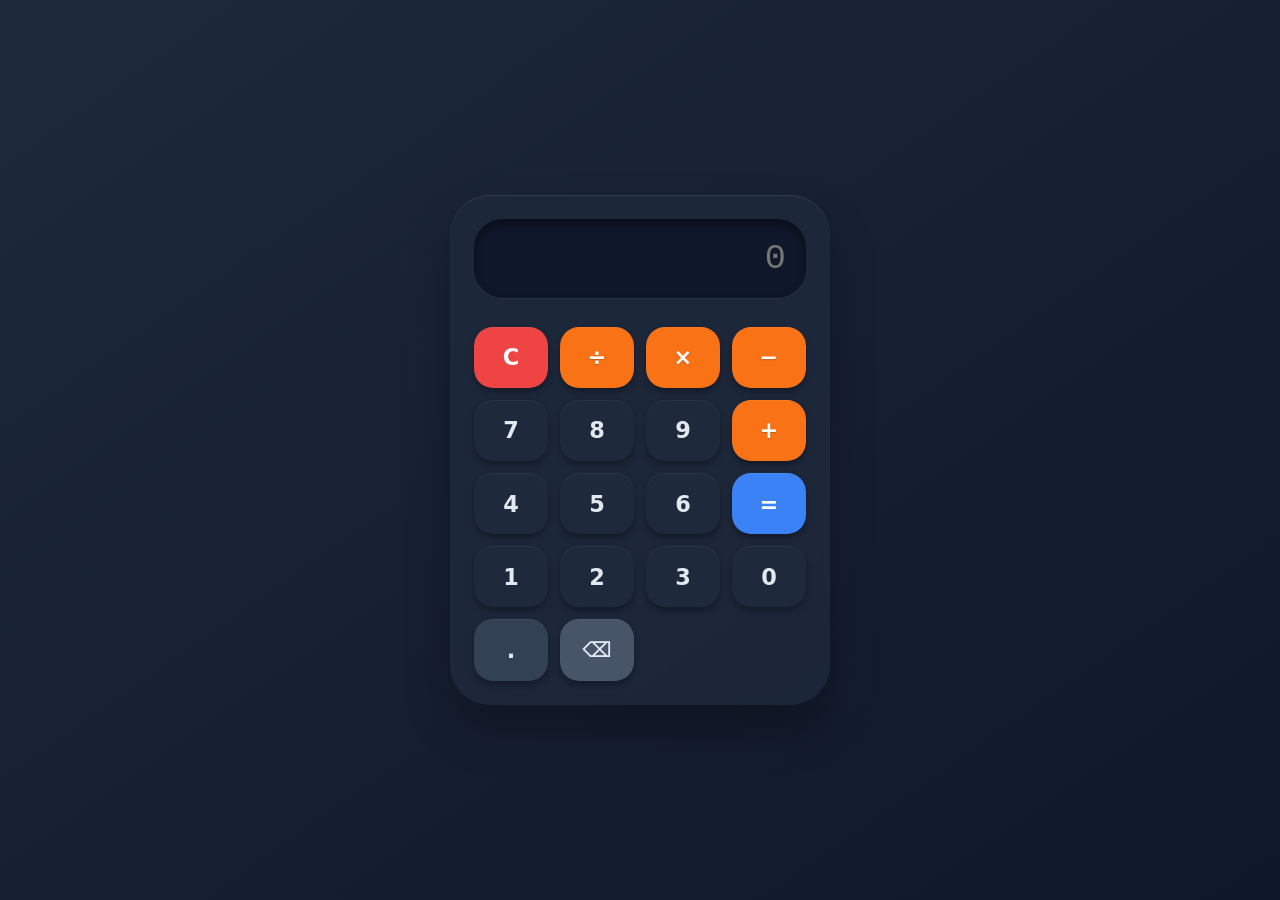
<file: Task 2 Build a Calci/index.html>
<!DOCTYPE html>
<html lang="en">
<head>
    <meta charset="UTF-8">
    <meta name="viewport" content="width=device-width, initial-scale=1.0">
    <title>Calculator | minimal + keyboard</title>
    <link rel="stylesheet" href="css/style.css">
</head>
<body>
    <div class="calculator">
        <div class="display">
            <input type="text" id="display" readonly placeholder="0">
        </div>
        <div class="buttons">
            <button class="btn clear" data-action="clear">C</button>
            <button class="btn operator" data-op="/">÷</button>
            <button class="btn operator" data-op="*">×</button>
            <button class="btn operator" data-op="-">−</button>
            
            <button class="btn number" data-num="7">7</button>
            <button class="btn number" data-num="8">8</button>
            <button class="btn number" data-num="9">9</button>
            <button class="btn operator" data-op="+">+</button>
            
            <button class="btn number" data-num="4">4</button>
            <button class="btn number" data-num="5">5</button>
            <button class="btn number" data-num="6">6</button>
            <button class="btn equals" data-equals="=">=</button>
            
            <button class="btn number" data-num="1">1</button>
            <button class="btn number" data-num="2">2</button>
            <button class="btn number" data-num="3">3</button>
            <button class="btn zero" data-num="0">0</button>
            
            <button class="btn decimal" data-dec=".">.</button>
            <button class="btn backspace" data-backspace="⌫">⌫</button>
        </div>
    </div>
    <script src="js/script.js"></script>
</body>
</html>
</file>
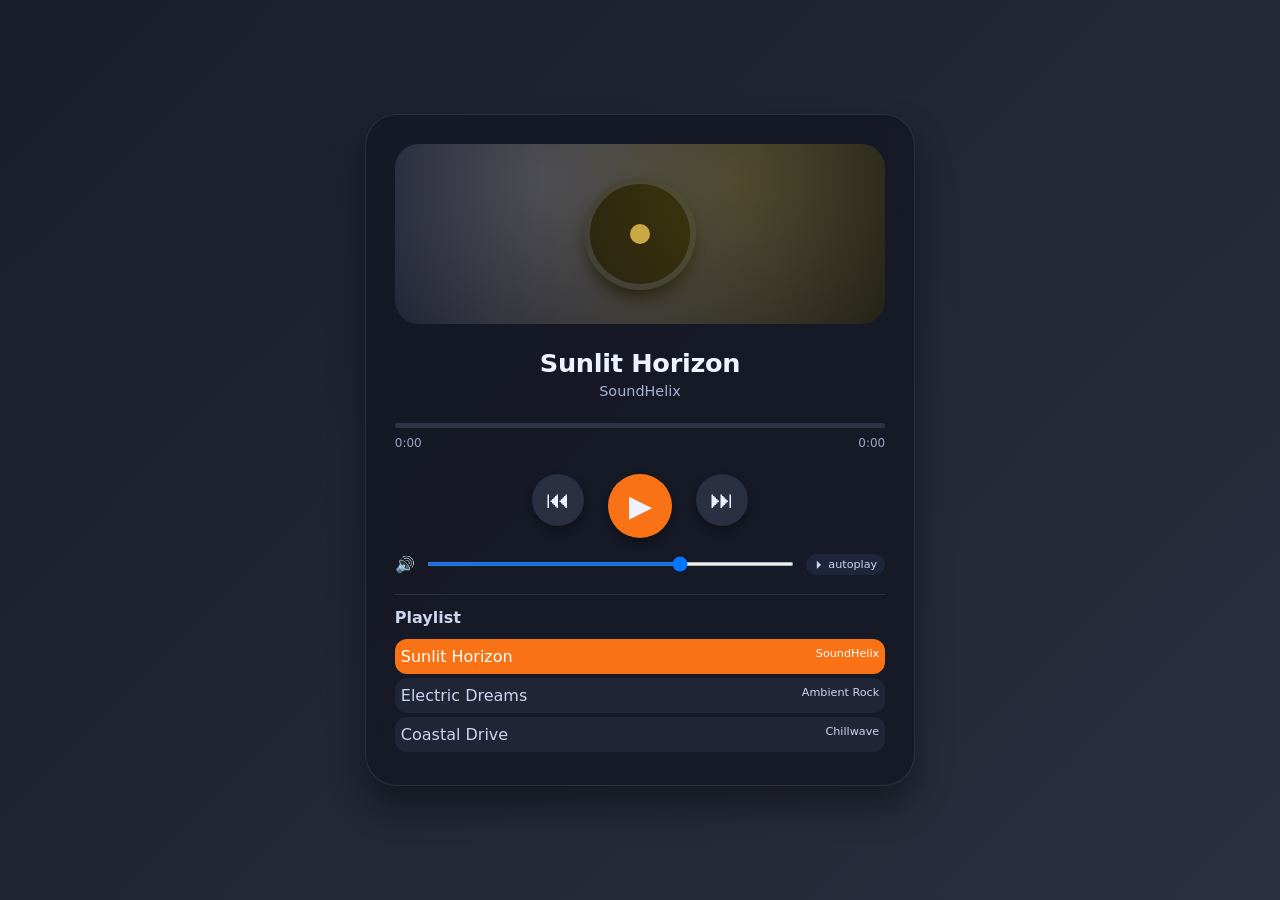
<file: Task 4 Music Player/index.html>
<!DOCTYPE html>
<html lang="en">
<head>
    <meta charset="UTF-8">
    <meta name="viewport" content="width=device-width, initial-scale=1.0">
    <title>Harmony Player | minimalist music</title>
    <link rel="stylesheet" href="css/style.css">
</head>
<body>
    <div class="player-container">
        <div class="player-card">
            <div class="cover-art">
                <div class="vinyl"></div>
                <div class="cover-glow"></div>
            </div>
            <div class="song-info">
                <h2 id="song-title">Loading...</h2>
                <p id="song-artist">Artist</p>
            </div>
            <div class="progress-area">
                <div class="progress-bar" id="progress-bar">
                    <div class="progress" id="progress"></div>
                </div>
                <div class="time">
                    <span id="current-time">0:00</span>
                    <span id="duration">0:00</span>
                </div>
            </div>
            <div class="controls">
                <button id="prev" class="ctrl-btn">⏮</button>
                <button id="play-pause" class="ctrl-btn main-play">▶</button>
                <button id="next" class="ctrl-btn">⏭</button>
            </div>
            <div class="volume-row">
                <span>🔊</span>
                <input type="range" id="volume" min="0" max="1" step="0.01" value="0.7">
                <span id="autoplay-badge">⏵ autoplay</span>
            </div>
            <div class="playlist">
                <h3>Playlist</h3>
                <ul id="playlist-items"></ul>
            </div>
        </div>
    </div>
    <audio id="audio"></audio>
    <script src="js/script.js"></script>
</body>
</html>
</file>
<file: Task 2 Build a Calci/css/style.css>
* {
    margin: 0;
    padding: 0;
    box-sizing: border-box;
    user-select: none;
}

body {
    background: linear-gradient(145deg, #1e293b 0%, #0f172a 100%);
    min-height: 100vh;
    display: flex;
    justify-content: center;
    align-items: center;
    font-family: 'Segoe UI', 'Inter', system-ui, -apple-system, sans-serif;
    padding: 1rem;
}

.calculator {
    background: rgba(30, 41, 59, 0.9);
    backdrop-filter: blur(4px);
    border-radius: 2.5rem;
    padding: 1.5rem;
    box-shadow: 0 25px 45px rgba(0, 0, 0, 0.3), inset 0 1px 1px rgba(255, 255, 255, 0.1);
    width: 100%;
    max-width: 380px;
    transition: all 0.2s;
}

.display {
    margin-bottom: 1.8rem;
}

#display {
    width: 100%;
    background: #0f172a;
    border: none;
    border-radius: 1.8rem;
    padding: 1.2rem 1.2rem;
    font-size: 2.2rem;
    font-weight: 500;
    text-align: right;
    color: #f1f5f9;
    letter-spacing: 1px;
    box-shadow: inset 0 5px 8px rgba(0, 0, 0, 0.4), 0 1px 0 rgba(255, 255, 255, 0.05);
    font-family: 'Monaco', 'Courier New', monospace;
}

#display:focus {
    outline: none;
}

.buttons {
    display: grid;
    grid-template-columns: repeat(4, 1fr);
    gap: 0.75rem;
}

.btn {
    background: #1e293b;
    border: none;
    border-radius: 1.2rem;
    padding: 1.1rem 0;
    font-size: 1.4rem;
    font-weight: 600;
    color: #e2e8f0;
    cursor: pointer;
    transition: all 0.15s ease;
    box-shadow: 0 4px 6px rgba(0, 0, 0, 0.3), inset 0 1px 0 rgba(255, 255, 255, 0.05);
    font-family: inherit;
}

.btn:active {
    transform: translateY(2px);
    box-shadow: 0 1px 2px rgba(0, 0, 0, 0.3);
}

.operator {
    background: #f97316;
    color: white;
    text-shadow: 0 1px 1px rgba(0,0,0,0.2);
}

.operator:active {
    background: #ea580c;
}

.equals {
    background: #3b82f6;
    color: white;
    grid-row: span 1;
}

.equals:active {
    background: #2563eb;
}

.clear {
    background: #ef4444;
    color: white;
}

.clear:active {
    background: #dc2626;
}

.zero {
    grid-column: span 1;
}

.backspace {
    background: #475569;
    font-size: 1.3rem;
}

.decimal {
    background: #334155;
}

@media (max-width: 420px) {
    .calculator {
        padding: 1rem;
    }
    .btn {
        padding: 0.9rem 0;
        font-size: 1.2rem;
    }
    #display {
        font-size: 1.8rem;
        padding: 1rem;
    }
}
</file>
<file: Task 4 Music Player/css/style.css>
* {
    margin: 0;
    padding: 0;
    box-sizing: border-box;
}

body {
    background: linear-gradient(135deg, #1a1e2b 0%, #2a2f3f 100%);
    font-family: 'Segoe UI', 'Inter', system-ui, sans-serif;
    min-height: 100vh;
    display: flex;
    justify-content: center;
    align-items: center;
    padding: 1.5rem;
}

.player-container {
    max-width: 550px;
    width: 100%;
}

.player-card {
    background: rgba(20, 24, 36, 0.85);
    backdrop-filter: blur(12px);
    border-radius: 2rem;
    padding: 1.8rem;
    box-shadow: 0 20px 35px rgba(0, 0, 0, 0.4);
    transition: all 0.2s;
    border: 1px solid rgba(255, 255, 255, 0.1);
}

.cover-art {
    height: 180px;
    background: radial-gradient(circle at 30% 20%, #3b3f5c, #0f111a);
    border-radius: 1.5rem;
    margin-bottom: 1.5rem;
    display: flex;
    align-items: center;
    justify-content: center;
    position: relative;
    overflow: hidden;
}

.vinyl {
    width: 100px;
    height: 100px;
    background: #111;
    border-radius: 50%;
    box-shadow: 0 0 0 6px #2c2f3e, 0 10px 20px black;
    position: relative;
}
.vinyl::after {
    content: "";
    position: absolute;
    top: 50%;
    left: 50%;
    width: 20px;
    height: 20px;
    background: #c0a050;
    border-radius: 50%;
    transform: translate(-50%, -50%);
}
.cover-glow {
    position: absolute;
    inset: 0;
    background: radial-gradient(circle at 70% 20%, rgba(255,215,0,0.2), transparent);
}

.song-info {
    text-align: center;
    margin-bottom: 1.2rem;
}
#song-title {
    font-size: 1.6rem;
    font-weight: 600;
    letter-spacing: -0.3px;
    color: #f0f3ff;
}
#song-artist {
    color: #a9b2d4;
    margin-top: 0.3rem;
    font-size: 0.9rem;
}

.progress-area {
    margin: 1.5rem 0;
}
.progress-bar {
    background: #2e3348;
    height: 5px;
    border-radius: 10px;
    cursor: pointer;
}
.progress {
    background: #f97316;
    width: 0%;
    height: 5px;
    border-radius: 10px;
    position: relative;
}
.time {
    display: flex;
    justify-content: space-between;
    margin-top: 8px;
    font-size: 0.75rem;
    color: #9aa2c2;
}

.controls {
    display: flex;
    justify-content: center;
    gap: 1.5rem;
    margin: 1rem 0 1rem;
}
.ctrl-btn {
    background: #2a2f42;
    border: none;
    width: 52px;
    height: 52px;
    border-radius: 60px;
    font-size: 1.5rem;
    color: #eef2ff;
    cursor: pointer;
    transition: 0.1s;
    box-shadow: 0 5px 10px rgba(0,0,0,0.3);
}
.ctrl-btn:active {
    transform: scale(0.96);
}
.main-play {
    background: #f97316;
    width: 64px;
    height: 64px;
    font-size: 1.9rem;
}
.main-play:hover, .ctrl-btn:hover {
    filter: brightness(1.1);
}

.volume-row {
    display: flex;
    align-items: center;
    gap: 12px;
    margin: 1rem 0;
    color: #cdd5f0;
}
#volume {
    flex: 1;
    height: 4px;
    border-radius: 5px;
    background: #3e445e;
}
#autoplay-badge {
    font-size: 0.7rem;
    background: #1f253b;
    padding: 4px 8px;
    border-radius: 40px;
}

.playlist {
    margin-top: 1.2rem;
    border-top: 1px solid rgba(255,255,255,0.1);
    padding-top: 0.8rem;
}
.playlist h3 {
    font-size: 1rem;
    color: #cdd5f0;
    margin-bottom: 8px;
}
#playlist-items {
    list-style: none;
    max-height: 180px;
    overflow-y: auto;
}
#playlist-items li {
    display: flex;
    justify-content: space-between;
    padding: 8px 6px;
    margin: 4px 0;
    background: rgba(45, 50, 70, 0.5);
    border-radius: 12px;
    cursor: pointer;
    transition: 0.1s;
    color: #ccd6f0;
}
#playlist-items li.active {
    background: #f97316;
    color: white;
}
#playlist-items li:hover {
    background: #3d4462;
}

::-webkit-scrollbar {
    width: 4px;
}
::-webkit-scrollbar-track {
    background: #262b40;
}
::-webkit-scrollbar-thumb {
    background: #f97316;
    border-radius: 10px;
}

@media (max-width: 480px) {
    .player-card {
        padding: 1.2rem;
    }
    .ctrl-btn {
        width: 44px;
        height: 44px;
    }
    .main-play {
        width: 56px;
        height: 56px;
    }
}
</file>
